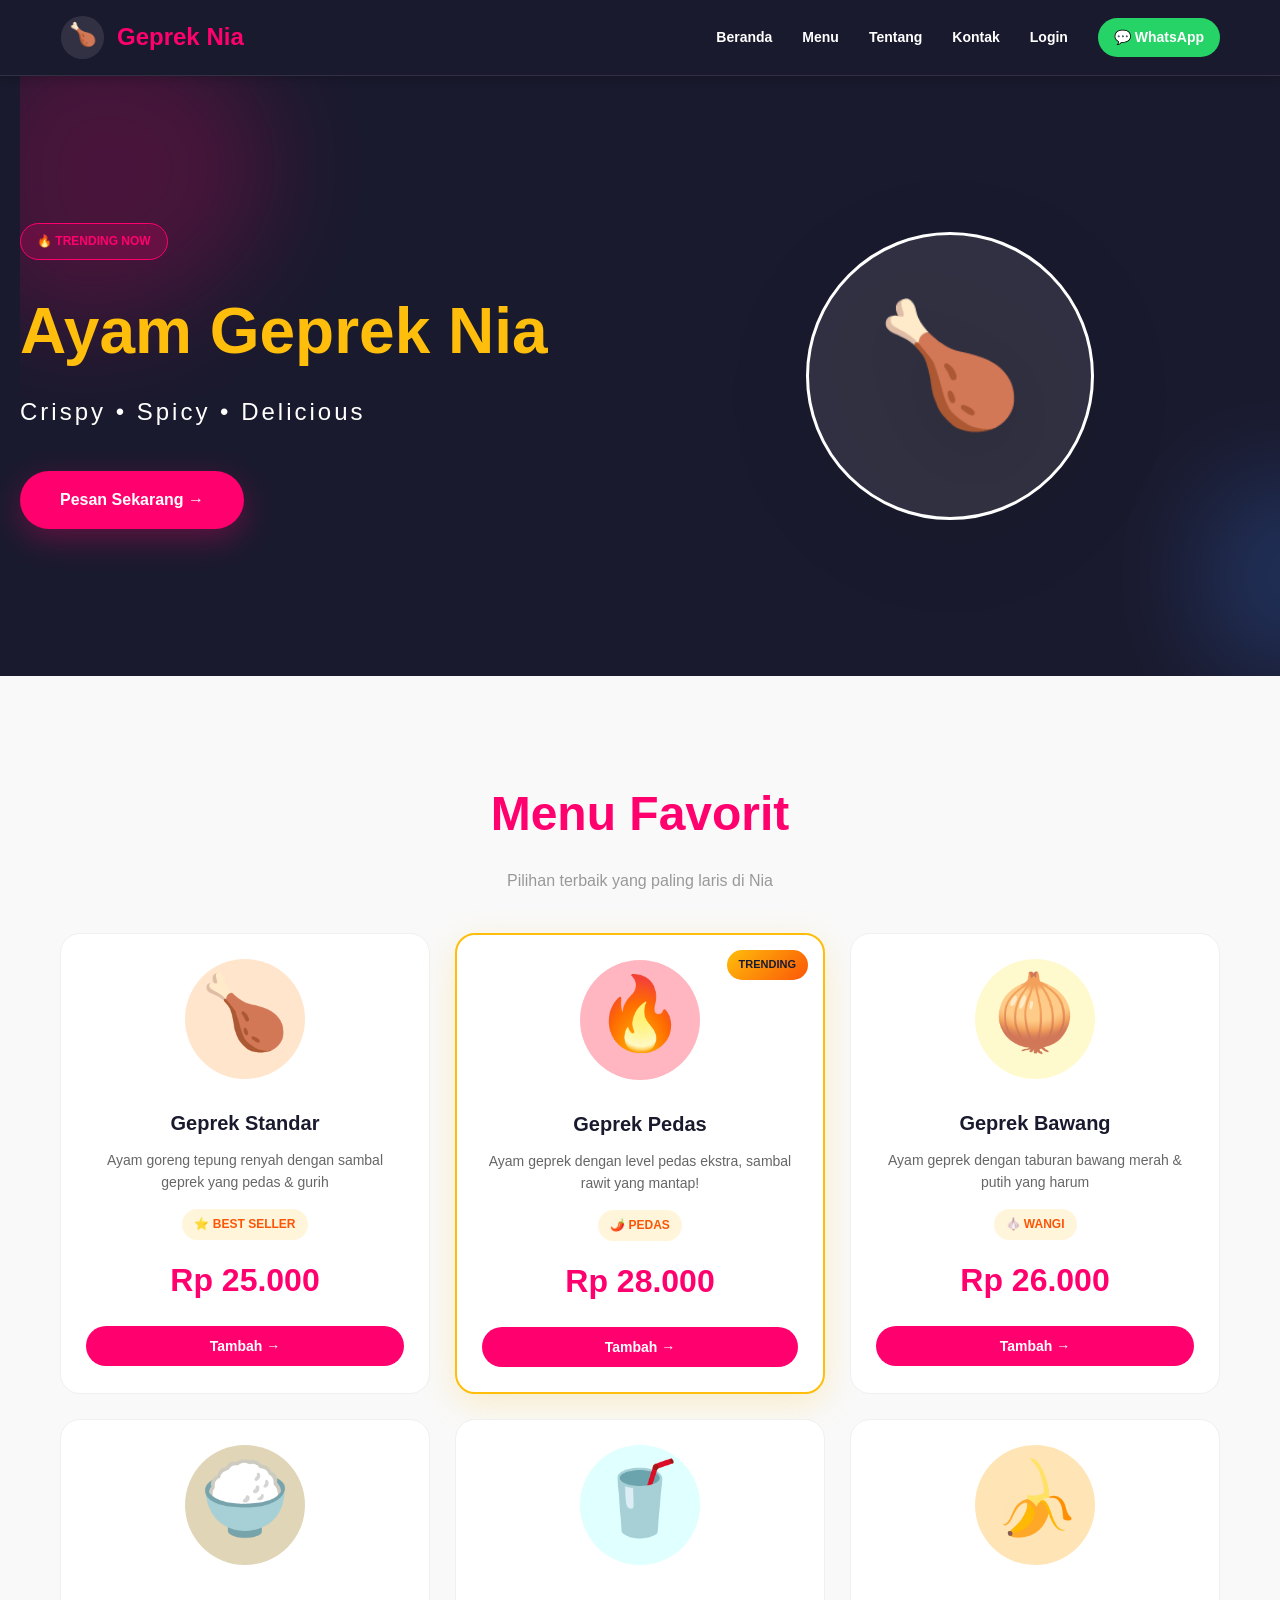
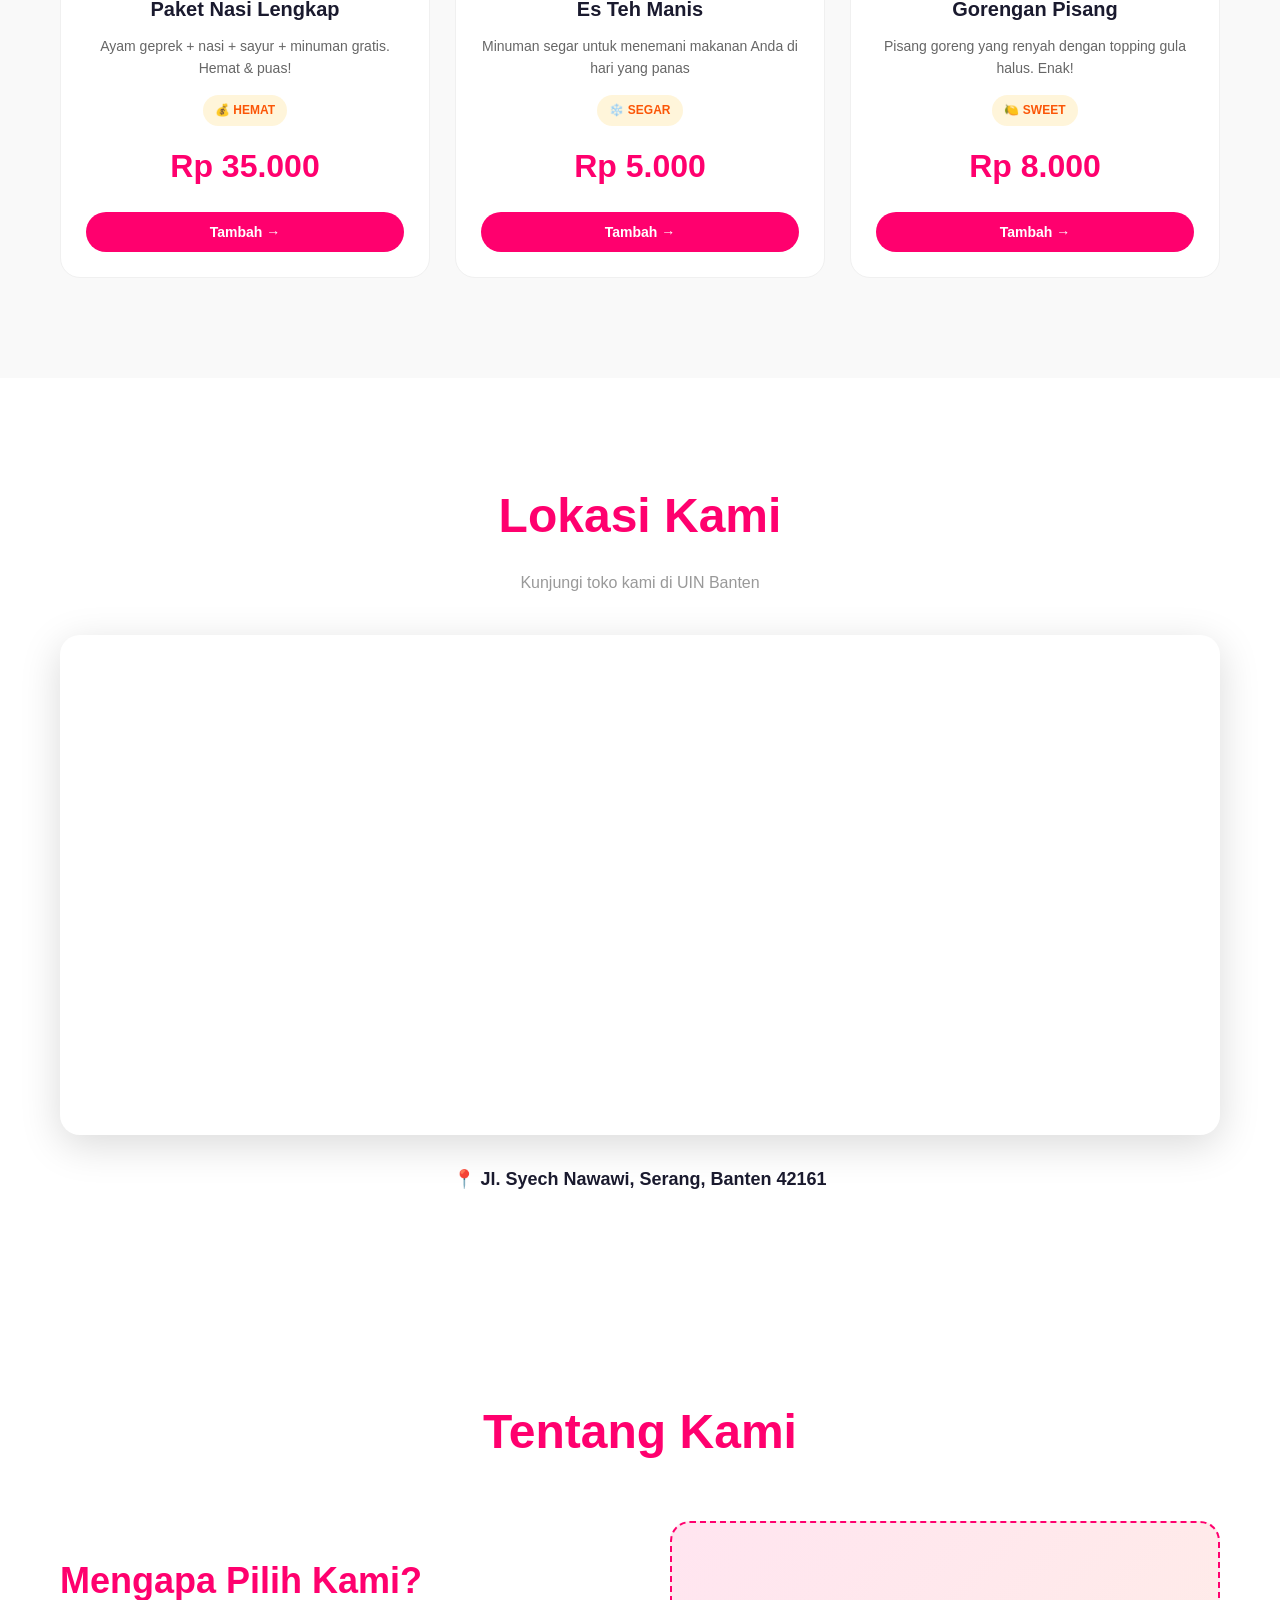
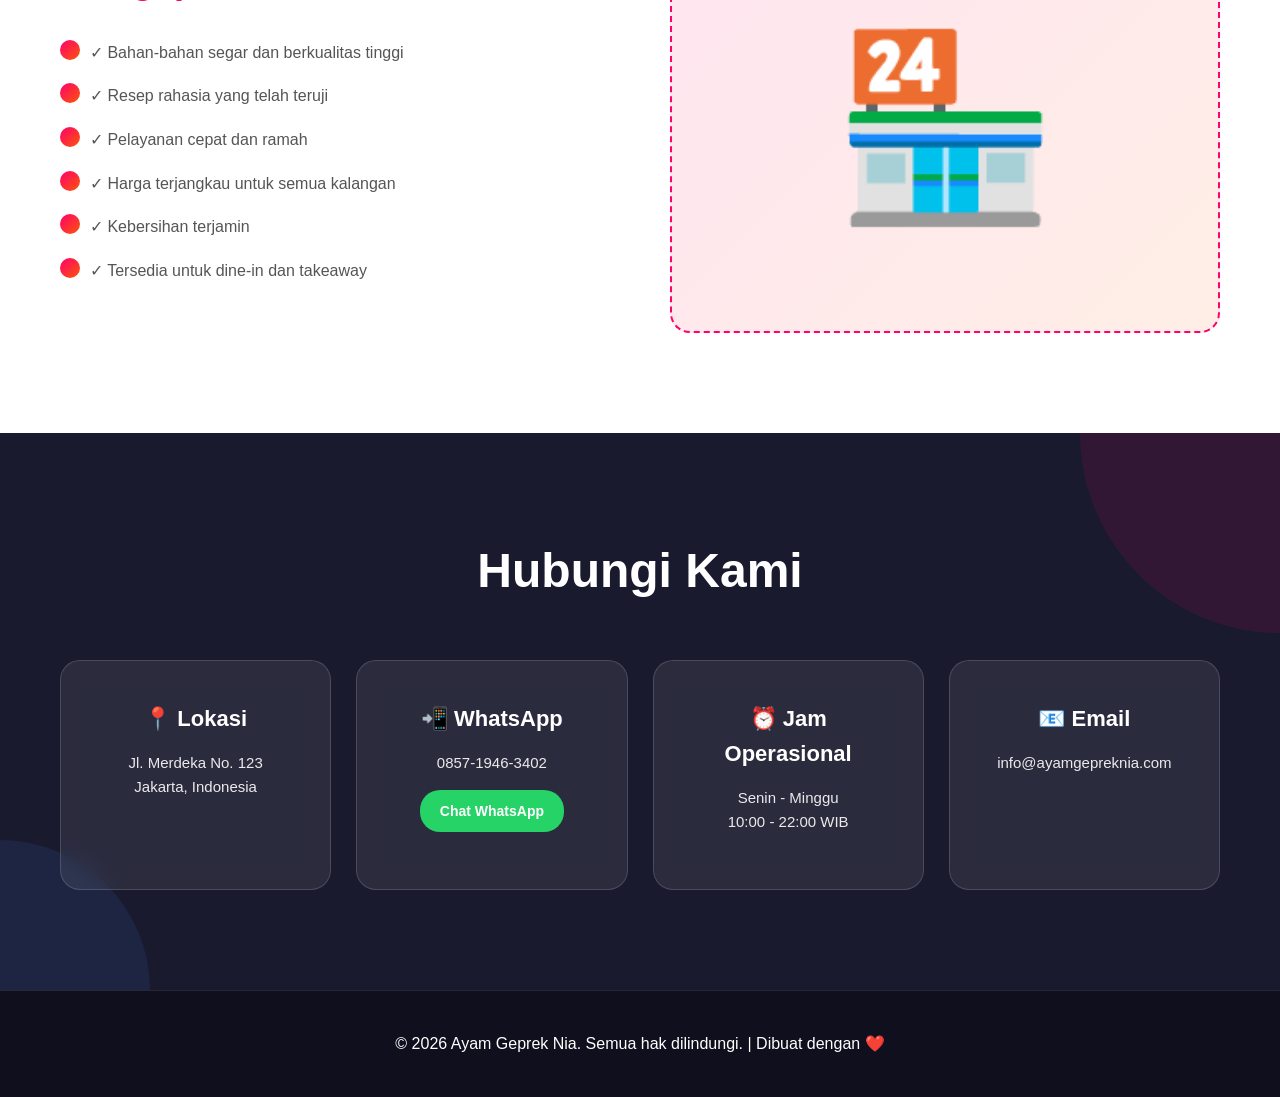
<file: index.html>
<!DOCTYPE html>
<html lang="id">
<head>
    <meta charset="UTF-8">
    <meta name="viewport" content="width=device-width, initial-scale=1.0">
    <title>Ayam Geprek Nia - Restoran Makanan Lezat</title>
    <link rel="stylesheet" href="style.css">
</head>
<body>
    <!-- Header -->
    <header class="header">
        <div class="container">
            <div class="logo">
                <svg class="logo-svg" viewBox="0 0 100 100" xmlns="http://www.w3.org/2000/svg">
                    <circle cx="50" cy="50" r="48" fill="#fff" opacity="0.1"/>
                    <text x="50" y="60" font-size="50" font-weight="bold" text-anchor="middle" fill="#fff">🍗</text>
                </svg>
                <h1>Geprek Nia</h1>
            </div>
            <nav class="nav">
                <a href="#home">Beranda</a>
                <a href="#menu">Menu</a>
                <a href="#tentang">Tentang</a>
                <a href="#kontak">Kontak</a>
                <a href="login.html">Login</a>
                <a href="https://wa.me/6285719463402" class="nav-whatsapp" target="_blank">💬 WhatsApp</a>
            </nav>
        </div>
    </header>

    <!-- Hero Section -->
    <section id="home" class="hero">
        <div class="hero-background">
            <div class="blob blob-1"></div>
            <div class="blob blob-2"></div>
        </div>
        <div class="hero-content">
            <span class="hero-badge">🔥 TRENDING NOW</span>
            <h2>Ayam Geprek Nia</h2>
            <p>Crispy • Spicy • Delicious</p>
            <a href="https://wa.me/6285719463402?text=Halo%20Geprek%20Nia%2C%20saya%20ingin%20memesan..." class="btn-order" target="_blank">Pesan Sekarang →</a>
        </div>
        <div class="hero-image">
            <svg viewBox="0 0 200 200" xmlns="http://www.w3.org/2000/svg" class="chicken-svg">
                <circle cx="100" cy="100" r="95" fill="rgba(255,255,255,0.1)" stroke="#fff" stroke-width="2"/>
                <text x="100" y="120" font-size="80" text-anchor="middle" fill="#fff">🍗</text>
            </svg>
        </div>
    </section>

    <!-- Menu Section -->
    <section id="menu" class="menu">
        <div class="container">
            <h2 class="section-title">Menu Favorit</h2>
            <p class="section-subtitle">Pilihan terbaik yang paling laris di Nia</p>
            
            <div class="menu-grid">
                <!-- Menu Item 1 -->
                <div class="menu-item">
                    <div class="menu-image">
                        <svg viewBox="0 0 100 100" xmlns="http://www.w3.org/2000/svg">
                            <circle cx="50" cy="50" r="50" fill="#FFE5CC"/>
                            <text x="50" y="65" font-size="60" text-anchor="middle">🍗</text>
                        </svg>
                    </div>
                    <h3>Geprek Standar</h3>
                    <p>Ayam goreng tepung renyah dengan sambal geprek yang pedas & gurih</p>
                    <div class="menu-badge">⭐ BEST SELLER</div>
                    <span class="price">Rp 25.000</span>
                    <button class="btn-add">Tambah →</button>
                </div>

                <!-- Menu Item 2 -->
                <div class="menu-item featured">
                    <div class="menu-image">
                        <svg viewBox="0 0 100 100" xmlns="http://www.w3.org/2000/svg">
                            <circle cx="50" cy="50" r="50" fill="#FFB6C1"/>
                            <text x="50" y="65" font-size="60" text-anchor="middle">🔥</text>
                        </svg>
                    </div>
                    <div class="featured-badge">TRENDING</div>
                    <h3>Geprek Pedas</h3>
                    <p>Ayam geprek dengan level pedas ekstra, sambal rawit yang mantap!</p>
                    <div class="menu-badge">🌶️ PEDAS</div>
                    <span class="price">Rp 28.000</span>
                    <button class="btn-add">Tambah →</button>
                </div>

                <!-- Menu Item 3 -->
                <div class="menu-item">
                    <div class="menu-image">
                        <svg viewBox="0 0 100 100" xmlns="http://www.w3.org/2000/svg">
                            <circle cx="50" cy="50" r="50" fill="#FFFACD"/>
                            <text x="50" y="65" font-size="60" text-anchor="middle">🧅</text>
                        </svg>
                    </div>
                    <h3>Geprek Bawang</h3>
                    <p>Ayam geprek dengan taburan bawang merah & putih yang harum</p>
                    <div class="menu-badge">🧄 WANGI</div>
                    <span class="price">Rp 26.000</span>
                    <button class="btn-add">Tambah →</button>
                </div>

                <!-- Menu Item 4 -->
                <div class="menu-item">
                    <div class="menu-image">
                        <svg viewBox="0 0 100 100" xmlns="http://www.w3.org/2000/svg">
                            <circle cx="50" cy="50" r="50" fill="#E0D5B7"/>
                            <text x="50" y="65" font-size="60" text-anchor="middle">🍚</text>
                        </svg>
                    </div>
                    <h3>Paket Nasi Lengkap</h3>
                    <p>Ayam geprek + nasi + sayur + minuman gratis. Hemat & puas!</p>
                    <div class="menu-badge">💰 HEMAT</div>
                    <span class="price">Rp 35.000</span>
                    <button class="btn-add">Tambah →</button>
                </div>

                <!-- Menu Item 5 -->
                <div class="menu-item">
                    <div class="menu-image">
                        <svg viewBox="0 0 100 100" xmlns="http://www.w3.org/2000/svg">
                            <circle cx="50" cy="50" r="50" fill="#E0FFFF"/>
                            <text x="50" y="65" font-size="60" text-anchor="middle">🥤</text>
                        </svg>
                    </div>
                    <h3>Es Teh Manis</h3>
                    <p>Minuman segar untuk menemani makanan Anda di hari yang panas</p>
                    <div class="menu-badge">❄️ SEGAR</div>
                    <span class="price">Rp 5.000</span>
                    <button class="btn-add">Tambah →</button>
                </div>

                <!-- Menu Item 6 -->
                <div class="menu-item">
                    <div class="menu-image">
                        <svg viewBox="0 0 100 100" xmlns="http://www.w3.org/2000/svg">
                            <circle cx="50" cy="50" r="50" fill="#FFE4B5"/>
                            <text x="50" y="65" font-size="60" text-anchor="middle">🍌</text>
                        </svg>
                    </div>
                    <h3>Gorengan Pisang</h3>
                    <p>Pisang goreng yang renyah dengan topping gula halus. Enak!</p>
                    <div class="menu-badge">🍋 SWEET</div>
                    <span class="price">Rp 8.000</span>
                    <button class="btn-add">Tambah →</button>
                </div>
            </div>
        </div>
    </section>

    <!-- Peta Section -->
    <section id="peta" class="peta">
        <div class="container">
            <h2 class="section-title">Lokasi Kami</h2>
            <p class="section-subtitle">Kunjungi toko kami di UIN Banten</p>
            <div class="peta-container">
                <iframe class="peta-embed" src="https://www.google.com/maps/embed?pb=!1m18!1m12!1m3!1d3960.8637779384717!2d106.16564!3d-6.297699!2m3!1f0!2f0!3f0!3m2!1i1024!2i768!4f13.1!3m3!1m2!1s0x2e42017f0c0c0001%3A0x0!2sUIN%20Sultan%20Maulana%20Hasanuddin%20Banten!5e0!3m2!1sid!2sid!4v1687000000000" width="600" height="450" style="border:0;" allowfullscreen="" loading="lazy" referrerpolicy="no-referrer-when-downgrade"></iframe>
            </div>
            <p class="alamat-text">📍 Jl. Syech Nawawi, Serang, Banten 42161</p>
        </div>
    </section>

    <!-- Tentang Section -->
    <section id="tentang" class="tentang">
        <div class="container">
            <h2 class="section-title">Tentang Kami</h2>
            <div class="tentang-content">
                <div class="tentang-text">
                    <h3>Mengapa Pilih Kami?</h3>
                    <ul class="tentang-list">
                        <li>✓ Bahan-bahan segar dan berkualitas tinggi</li>
                        <li>✓ Resep rahasia yang telah teruji</li>
                        <li>✓ Pelayanan cepat dan ramah</li>
                        <li>✓ Harga terjangkau untuk semua kalangan</li>
                        <li>✓ Kebersihan terjamin</li>
                        <li>✓ Tersedia untuk dine-in dan takeaway</li>
                    </ul>
                </div>
                <div class="tentang-image">
                    <div class="image-placeholder">🏪</div>
                </div>
            </div>
        </div>
    </section>

    <!-- Kontak Section -->
    <section id="kontak" class="kontak">
        <div class="container">
            <h2 class="section-title">Hubungi Kami</h2>
            <div class="kontak-content">
                <div class="kontak-item">
                    <h3>📍 Lokasi</h3>
                    <p>Jl. Merdeka No. 123<br>Jakarta, Indonesia</p>
                </div>
                <div class="kontak-item">
                    <h3>📲 WhatsApp</h3>
                    <p>0857-1946-3402</p>
                    <a href="https://wa.me/6285719463402" class="btn-whatsapp" target="_blank">Chat WhatsApp</a>
                </div>
                <div class="kontak-item">
                    <h3>⏰ Jam Operasional</h3>
                    <p>Senin - Minggu<br>10:00 - 22:00 WIB</p>
                </div>
                <div class="kontak-item">
                    <h3>📧 Email</h3>
                    <p>info@ayamgepreknia.com</p>
                </div>
            </div>
        </div>
    </section>

    <!-- Footer -->
    <footer class="footer">
        <div class="container">
            <p>&copy; 2026 Ayam Geprek Nia. Semua hak dilindungi. | Dibuat dengan ❤️</p>
        </div>
    </footer>
</body>
</html>
</file>
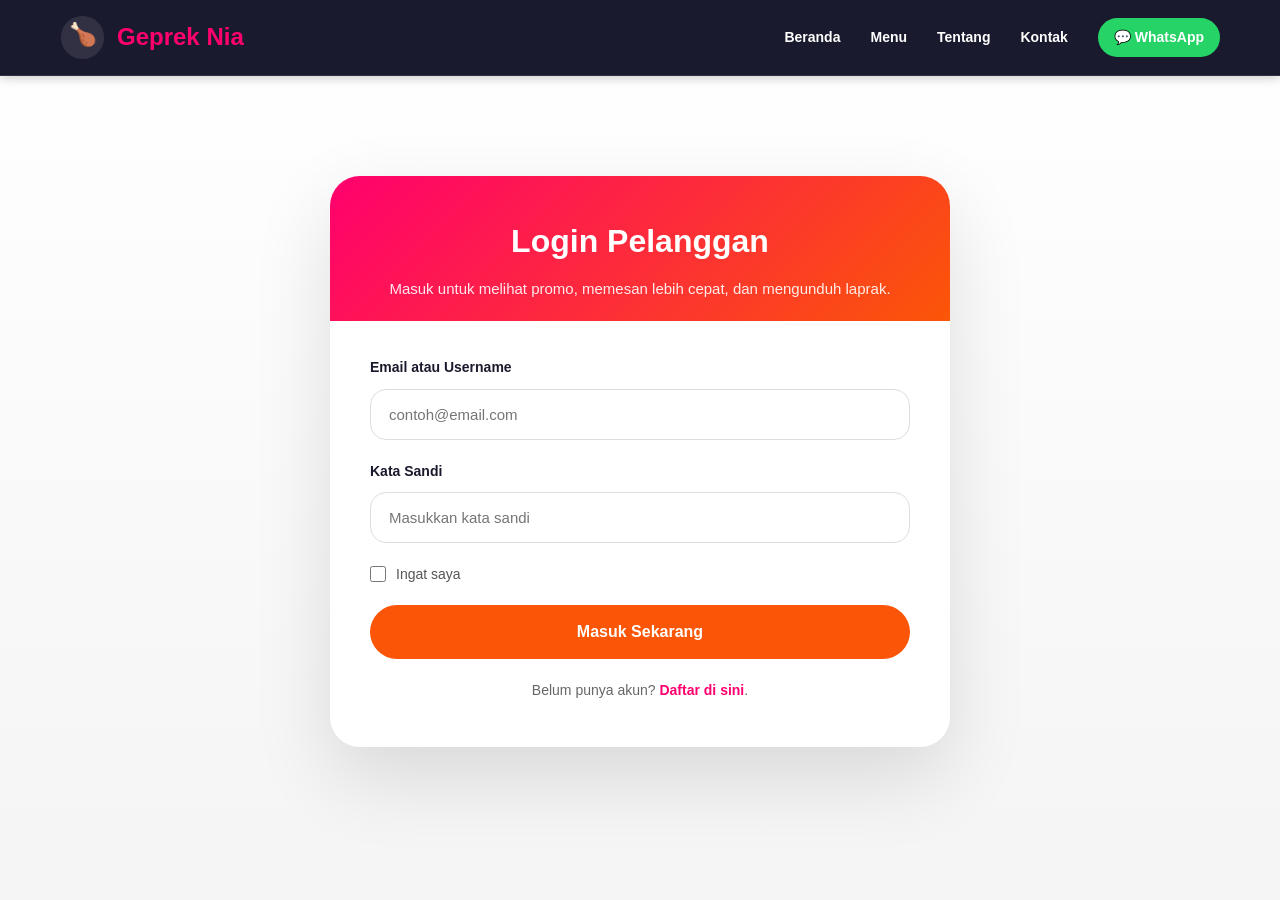
<file: login.html>
<!DOCTYPE html>
<html lang="id">
<head>
    <meta charset="UTF-8">
    <meta name="viewport" content="width=device-width, initial-scale=1.0">
    <title>Login - Ayam Geprek Nia</title>
    <link rel="stylesheet" href="style.css">
</head>
<body>
    <header class="header">
        <div class="container">
            <div class="logo">
                <svg class="logo-svg" viewBox="0 0 100 100" xmlns="http://www.w3.org/2000/svg">
                    <circle cx="50" cy="50" r="48" fill="#fff" opacity="0.1"/>
                    <text x="50" y="60" font-size="50" font-weight="bold" text-anchor="middle" fill="#fff">🍗</text>
                </svg>
                <h1>Geprek Nia</h1>
            </div>
            <nav class="nav">
                <a href="index.html">Beranda</a>
                <a href="index.html#menu">Menu</a>
                <a href="index.html#tentang">Tentang</a>
                <a href="index.html#kontak">Kontak</a>
                <a href="https://wa.me/6285719463402" class="nav-whatsapp" target="_blank">💬 WhatsApp</a>
            </nav>
        </div>
    </header>

    <section class="login">
        <div class="container">
            <div class="login-card">
                <div class="login-card-header">
                    <h2>Login Pelanggan</h2>
                    <p>Masuk untuk melihat promo, memesan lebih cepat, dan mengunduh laprak.</p>
                </div>
                <form class="login-form" action="index.html" method="get">
                    <div class="form-group">
                        <label for="email">Email atau Username</label>
                        <input type="text" id="email" name="email" class="login-input" placeholder="contoh@email.com" required>
                    </div>
                    <div class="form-group">
                        <label for="password">Kata Sandi</label>
                        <input type="password" id="password" name="password" class="login-input" placeholder="Masukkan kata sandi" required>
                    </div>
                    <div class="login-actions">
                        <label class="checkbox-label">
                            <input type="checkbox" name="remember">
                            Ingat saya
                        </label>
                    </div>
                    <button type="submit" class="btn-login">Masuk Sekarang</button>
                    <p class="login-note">Belum punya akun? <a href="signup.html">Daftar di sini</a>.</p>
                </form>
            </div>
        </div>
    </section>
</body>
</html>
</file>
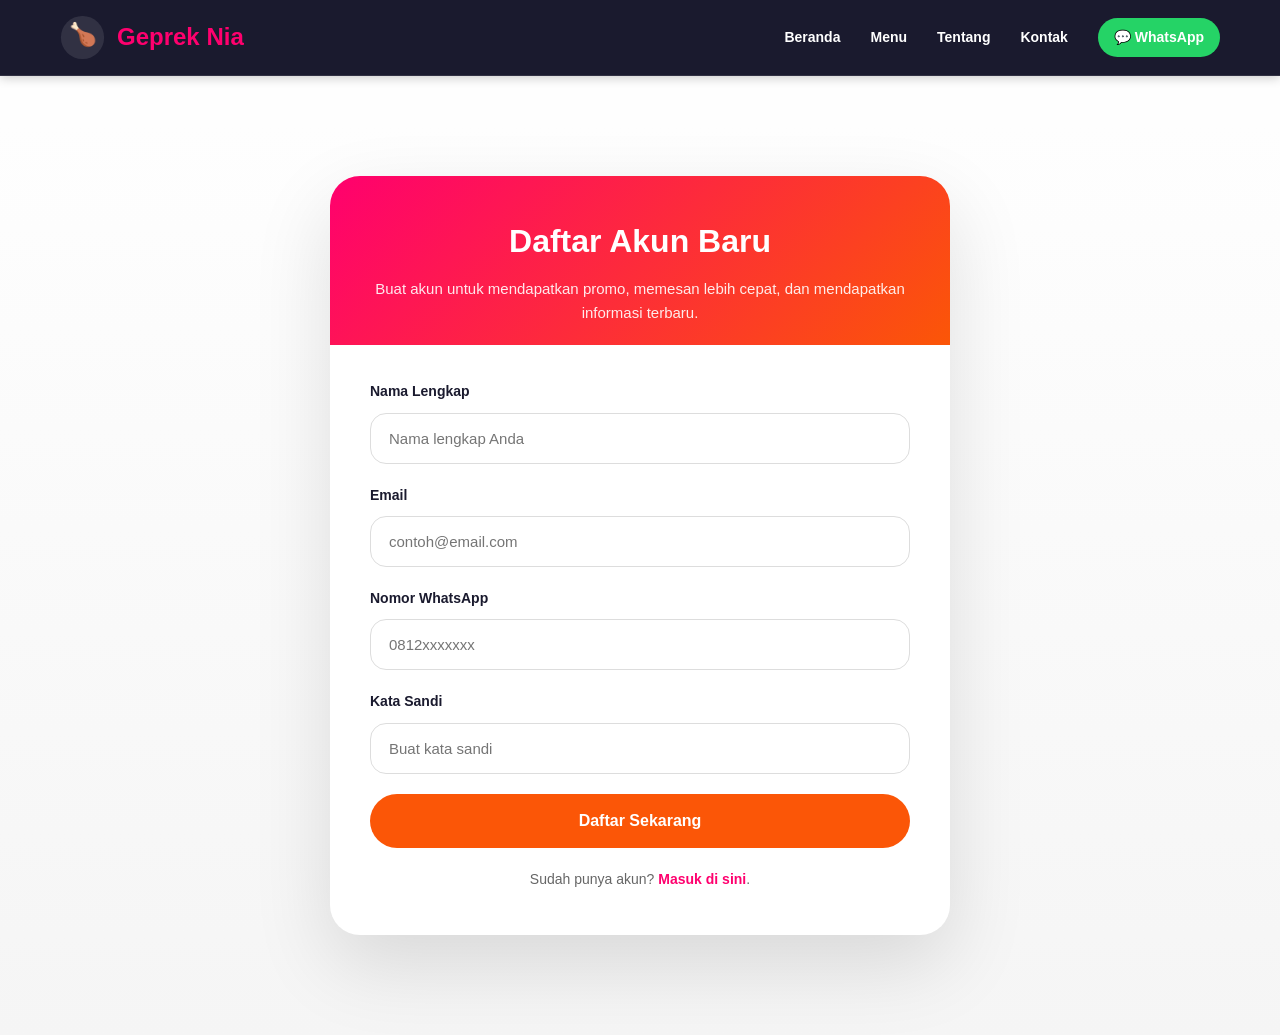
<file: signup.html>
<!DOCTYPE html>
<html lang="id">
<head>
    <meta charset="UTF-8">
    <meta name="viewport" content="width=device-width, initial-scale=1.0">
    <title>Daftar - Ayam Geprek Nia</title>
    <link rel="stylesheet" href="style.css">
</head>
<body>
    <header class="header">
        <div class="container">
            <div class="logo">
                <svg class="logo-svg" viewBox="0 0 100 100" xmlns="http://www.w3.org/2000/svg">
                    <circle cx="50" cy="50" r="48" fill="#fff" opacity="0.1"/>
                    <text x="50" y="60" font-size="50" font-weight="bold" text-anchor="middle" fill="#fff">🍗</text>
                </svg>
                <h1>Geprek Nia</h1>
            </div>
            <nav class="nav">
                <a href="index.html">Beranda</a>
                <a href="index.html#menu">Menu</a>
                <a href="index.html#tentang">Tentang</a>
                <a href="index.html#kontak">Kontak</a>
                <a href="https://wa.me/6285719463402" class="nav-whatsapp" target="_blank">💬 WhatsApp</a>
            </nav>
        </div>
    </header>

    <section class="login">
        <div class="container">
            <div class="login-card">
                <div class="login-card-header">
                    <h2>Daftar Akun Baru</h2>
                    <p>Buat akun untuk mendapatkan promo, memesan lebih cepat, dan mendapatkan informasi terbaru.</p>
                </div>
                <form class="login-form" action="index.html" method="get">
                    <div class="form-group">
                        <label for="name">Nama Lengkap</label>
                        <input type="text" id="name" name="name" class="login-input" placeholder="Nama lengkap Anda" required>
                    </div>
                    <div class="form-group">
                        <label for="email">Email</label>
                        <input type="email" id="email" name="email" class="login-input" placeholder="contoh@email.com" required>
                    </div>
                    <div class="form-group">
                        <label for="phone">Nomor WhatsApp</label>
                        <input type="tel" id="phone" name="phone" class="login-input" placeholder="0812xxxxxxx" required>
                    </div>
                    <div class="form-group">
                        <label for="password">Kata Sandi</label>
                        <input type="password" id="password" name="password" class="login-input" placeholder="Buat kata sandi" required>
                    </div>
                    <button type="submit" class="btn-login">Daftar Sekarang</button>
                    <p class="login-note">Sudah punya akun? <a href="login.html">Masuk di sini</a>.</p>
                </form>
            </div>
        </div>
    </section>
</body>
</html>
</file>
<file: style.css>
* {
    margin: 0;
    padding: 0;
    box-sizing: border-box;
}

:root {
    --primary: #FF006E;
    --secondary: #FB5607;
    --accent: #FFBE0B;
    --dark: #1a1a2e;
    --light: #f9f9f9;
    --white: #ffffff;
    --purple: #8338EC;
    --cyan: #3A86FF;
    --green-wa: #25D366;
}

body {
    font-family: 'Inter', 'Segoe UI', sans-serif;
    line-height: 1.6;
    color: var(--dark);
    overflow-x: hidden;
    background: #f5f5f5;
}

.container {
    max-width: 1200px;
    margin: 0 auto;
    padding: 0 20px;
}

/* Header */
.header {
    background: var(--dark);
    color: var(--white);
    padding: 15px 0;
    position: sticky;
    top: 0;
    z-index: 100;
    backdrop-filter: blur(10px);
    border-bottom: 1px solid rgba(255,255,255,0.1);
    box-shadow: 0 2px 10px rgba(0,0,0,0.2);
}

.header .container {
    display: flex;
    justify-content: space-between;
    align-items: center;
}

.logo {
    display: flex;
    align-items: center;
    gap: 12px;
}

.logo-svg {
    width: 45px;
    height: 45px;
}

.logo h1 {
    font-size: 24px;
    font-weight: 800;
    color: var(--primary);
}

.nav {
    display: flex;
    gap: 30px;
    align-items: center;
}

.nav a {
    color: var(--white);
    text-decoration: none;
    font-weight: 600;
    font-size: 14px;
    transition: all 0.3s ease;
    position: relative;
}

.nav a::after {
    content: '';
    position: absolute;
    bottom: -5px;
    left: 0;
    width: 0;
    height: 2px;
    background: var(--primary);
    transition: width 0.3s ease;
}

.nav a:hover::after {
    width: 100%;
}

.nav-whatsapp {
    background: var(--green-wa);
    color: var(--white) !important;
    padding: 8px 16px;
    border-radius: 20px;
    font-weight: 700;
    transition: all 0.3s ease;
}

.nav-whatsapp:hover {
    transform: scale(1.05);
    box-shadow: 0 5px 15px rgba(37, 211, 102, 0.4);
}

/* Hero Section */
.hero {
    position: relative;
    padding: 100px 20px;
    min-height: 600px;
    display: flex;
    align-items: center;
    justify-content: space-between;
    overflow: hidden;
    background: var(--dark);
}

.hero-background {
    position: absolute;
    width: 100%;
    height: 100%;
    overflow: hidden;
    z-index: 1;
}

.blob {
    position: absolute;
    background: var(--primary);
    border-radius: 40% 60% 70% 30% / 40% 50% 60% 50%;
    filter: blur(50px);
    opacity: 0.2;
    animation: blobAnimation 8s infinite;
}

.blob-1 {
    width: 300px;
    height: 300px;
    top: -50px;
    left: -50px;
}

.blob-2 {
    width: 200px;
    height: 200px;
    bottom: 0;
    right: -100px;
    background: var(--cyan);
    animation: blobAnimation 10s infinite reverse;
}

.hero-content {
    flex: 1;
    z-index: 2;
    color: var(--white);
}

.hero-badge {
    display: inline-block;
    background: rgba(255, 0, 110, 0.2);
    border: 1px solid var(--primary);
    color: var(--primary);
    padding: 8px 16px;
    border-radius: 20px;
    font-size: 12px;
    font-weight: 700;
    margin-bottom: 20px;
    backdrop-filter: blur(10px);
    animation: fadeInUp 0.8s ease;
}

.hero-content h2 {
    font-size: 64px;
    font-weight: 900;
    margin-bottom: 10px;
    color: var(--accent);
    animation: fadeInUp 0.8s ease 0.2s both;
}

.hero-content p {
    font-size: 24px;
    margin-bottom: 40px;
    opacity: 0.8;
    letter-spacing: 3px;
    animation: fadeInUp 0.8s ease 0.4s both;
}

.btn-order {
    display: inline-block;
    background: var(--primary);
    color: var(--white);
    padding: 16px 40px;
    font-size: 16px;
    border: none;
    border-radius: 30px;
    cursor: pointer;
    font-weight: 700;
    transition: all 0.3s ease;
    box-shadow: 0 10px 30px rgba(255, 0, 110, 0.3);
    animation: fadeInUp 0.8s ease 0.6s both;
    text-decoration: none;
    text-align: center;
}

.btn-order:hover {
    transform: translateY(-5px);
    box-shadow: 0 15px 40px rgba(255, 0, 110, 0.4);
}

.hero-image {
    flex: 1;
    display: flex;
    justify-content: center;
    align-items: center;
    z-index: 2;
}

.chicken-svg {
    width: 300px;
    height: 300px;
    filter: drop-shadow(0 20px 40px rgba(0,0,0,0.3));
    animation: float 3s ease-in-out infinite;
}

/* Section Title */
.section-title {
    font-size: 48px;
    font-weight: 900;
    text-align: center;
    margin-bottom: 15px;
    color: var(--primary);
}

.section-subtitle {
    text-align: center;
    color: #999;
    font-size: 16px;
    margin-bottom: 40px;
    font-weight: 500;
}

/* Login Section */
.login {
    padding: 100px 20px;
    background: linear-gradient(180deg, rgba(255, 255, 255, 0.95), rgba(245, 245, 245, 0.95));
}

.login-card {
    max-width: 620px;
    margin: 0 auto;
    background: var(--white);
    border-radius: 30px;
    box-shadow: 0 30px 80px rgba(0,0,0,0.12);
    overflow: hidden;
}

.login-card-header {
    padding: 40px 40px 20px;
    background: linear-gradient(135deg, var(--primary), var(--secondary));
    color: var(--white);
    text-align: center;
}

.login-card-header h2 {
    margin-bottom: 10px;
    font-size: 32px;
}

.login-card-header p {
    margin: 0;
    opacity: 0.9;
    font-size: 15px;
}

.login-form {
    padding: 35px 40px 45px;
    display: grid;
    gap: 20px;
}

.form-group {
    display: grid;
    gap: 10px;
}

.form-group label {
    font-weight: 700;
    color: var(--dark);
    font-size: 14px;
}

.login-input {
    width: 100%;
    padding: 16px 18px;
    border: 1px solid #ddd;
    border-radius: 16px;
    font-size: 15px;
    outline: none;
    transition: border-color 0.3s ease, box-shadow 0.3s ease;
}

.login-input:focus {
    border-color: var(--primary);
    box-shadow: 0 0 0 4px rgba(255, 0, 110, 0.12);
}

.login-actions {
    display: flex;
    justify-content: space-between;
    align-items: center;
    gap: 20px;
    flex-wrap: wrap;
}

.checkbox-label {
    display: inline-flex;
    align-items: center;
    gap: 10px;
    font-size: 14px;
    color: #555;
}

.checkbox-label input {
    width: 16px;
    height: 16px;
}

.link-text {
    color: var(--primary);
    text-decoration: none;
    font-weight: 700;
}

.link-text:hover {
    text-decoration: underline;
}

.btn-login {
    padding: 18px 30px;
    border: none;
    border-radius: 28px;
    background: var(--secondary);
    color: var(--white);
    font-size: 16px;
    font-weight: 800;
    cursor: pointer;
    transition: transform 0.3s ease, box-shadow 0.3s ease;
}

.btn-login:hover {
    transform: translateY(-3px);
    box-shadow: 0 18px 30px rgba(251, 86, 7, 0.25);
}

.login-note {
    font-size: 14px;
    color: #666;
    text-align: center;
}

.login-note a {
    color: var(--primary);
    text-decoration: none;
    font-weight: 700;
}

.login-note a:hover {
    text-decoration: underline;
}

/* Menu Section */
.menu {
    padding: 100px 20px;
    background: var(--light);
}

.menu-grid {
    display: grid;
    grid-template-columns: repeat(auto-fit, minmax(300px, 1fr));
    gap: 25px;
    margin-top: 40px;
}

.menu-item {
    background: var(--white);
    border-radius: 20px;
    padding: 25px;
    text-align: center;
    border: 1px solid #f0f0f0;
    transition: all 0.4s cubic-bezier(0.23, 1, 0.320, 1);
    position: relative;
    overflow: hidden;
}

.menu-item::before {
    content: '';
    position: absolute;
    top: 0;
    left: 0;
    right: 0;
    bottom: 0;
    background: linear-gradient(135deg, rgba(255, 0, 110, 0.05) 0%, rgba(251, 86, 7, 0.05) 100%);
    opacity: 0;
    transition: opacity 0.4s ease;
    z-index: 0;
}

.menu-item:hover {
    transform: translateY(-15px);
    box-shadow: 0 20px 50px rgba(0,0,0,0.15);
    border-color: var(--primary);
}

.menu-item:hover::before {
    opacity: 1;
}

.menu-item.featured {
    border: 2px solid var(--accent);
    box-shadow: 0 10px 35px rgba(255, 190, 11, 0.2);
}

.menu-item.featured:hover {
    box-shadow: 0 20px 50px rgba(255, 190, 11, 0.3);
}

.featured-badge {
    position: absolute;
    top: 15px;
    right: 15px;
    background: linear-gradient(135deg, var(--accent) 0%, var(--secondary) 100%);
    color: var(--dark);
    padding: 6px 12px;
    border-radius: 20px;
    font-size: 11px;
    font-weight: 800;
    z-index: 2;
}

.menu-image {
    position: relative;
    z-index: 1;
    margin-bottom: 20px;
}

.menu-image svg {
    width: 120px;
    height: 120px;
    margin: 0 auto;
}

.menu-item h3 {
    font-size: 20px;
    margin-bottom: 10px;
    color: var(--dark);
    font-weight: 800;
    z-index: 1;
    position: relative;
}

.menu-item p {
    color: #666;
    font-size: 14px;
    margin-bottom: 15px;
    height: auto;
    z-index: 1;
    position: relative;
}

.menu-badge {
    display: inline-block;
    background: rgba(255, 190, 11, 0.15);
    color: var(--secondary);
    padding: 6px 12px;
    border-radius: 20px;
    font-size: 12px;
    font-weight: 700;
    margin-bottom: 15px;
    z-index: 1;
    position: relative;
}

.price {
    display: block;
    font-size: 32px;
    font-weight: 900;
    color: var(--primary);
    margin-bottom: 20px;
    z-index: 1;
    position: relative;
}

.btn-add {
    background: var(--primary);
    color: var(--white);
    padding: 12px 30px;
    border: none;
    border-radius: 25px;
    cursor: pointer;
    font-weight: 700;
    font-size: 14px;
    transition: all 0.3s ease;
    width: 100%;
    z-index: 1;
    position: relative;
}

.btn-add:hover {
    transform: scale(1.05);
    box-shadow: 0 10px 25px rgba(255, 0, 110, 0.3);
}

/* Peta Section */
.peta {
    padding: 100px 20px;
    background: var(--white);
}

.peta-container {
    display: flex;
    justify-content: center;
    margin-bottom: 30px;
    border-radius: 20px;
    overflow: hidden;
    box-shadow: 0 10px 40px rgba(0,0,0,0.15);
}

.peta-embed {
    width: 100%;
    max-width: 800px;
    height: 500px;
    border-radius: 20px;
}

.alamat-text {
    text-align: center;
    font-size: 18px;
    color: var(--dark);
    font-weight: 600;
    margin-top: 30px;
}

/* Tentang Section */
.tentang {
    padding: 100px 20px;
    background: var(--white);
}

.tentang-content {
    display: grid;
    grid-template-columns: 1fr 1fr;
    gap: 60px;
    align-items: center;
    margin-top: 50px;
}

.tentang-text h3 {
    font-size: 36px;
    margin-bottom: 30px;
    font-weight: 900;
    color: var(--primary);
}

.tentang-list {
    list-style: none;
}

.tentang-list li {
    font-size: 16px;
    margin-bottom: 18px;
    color: #555;
    font-weight: 500;
    transition: all 0.3s ease;
    padding-left: 30px;
    position: relative;
}

.tentang-list li::before {
    content: '';
    position: absolute;
    left: 0;
    width: 20px;
    height: 20px;
    background: linear-gradient(135deg, var(--primary) 0%, var(--secondary) 100%);
    border-radius: 50%;
    display: flex;
    align-items: center;
    justify-content: center;
    font-size: 12px;
}

.tentang-list li:hover {
    color: var(--primary);
    transform: translateX(10px);
}

.image-placeholder {
    font-size: 180px;
    text-align: center;
    background: linear-gradient(135deg, rgba(255, 0, 110, 0.1) 0%, rgba(251, 86, 7, 0.1) 100%);
    padding: 60px 40px;
    border-radius: 20px;
    border: 2px dashed var(--primary);
}

/* Kontak Section */
.kontak {
    background: var(--dark);
    color: var(--white);
    padding: 100px 20px;
    position: relative;
    overflow: hidden;
}

.kontak::before {
    content: '';
    position: absolute;
    width: 400px;
    height: 400px;
    background: var(--primary);
    border-radius: 50%;
    top: -200px;
    right: -200px;
    opacity: 0.1;
    z-index: 1;
}

.kontak::after {
    content: '';
    position: absolute;
    width: 300px;
    height: 300px;
    background: var(--cyan);
    border-radius: 50%;
    bottom: -150px;
    left: -150px;
    opacity: 0.1;
    z-index: 1;
}

.kontak .section-title {
    color: var(--white);
    position: relative;
    z-index: 2;
}

.kontak-content {
    display: grid;
    grid-template-columns: repeat(auto-fit, minmax(250px, 1fr));
    gap: 25px;
    margin-top: 50px;
    position: relative;
    z-index: 2;
}

.kontak-item {
    text-align: center;
    padding: 40px;
    background: rgba(255, 255, 255, 0.08);
    border: 1px solid rgba(255, 255, 255, 0.15);
    border-radius: 20px;
    backdrop-filter: blur(10px);
    transition: all 0.3s ease;
}

.kontak-item:hover {
    background: rgba(255, 255, 255, 0.12);
    border-color: var(--primary);
    transform: translateY(-10px);
}

.kontak-item h3 {
    font-size: 22px;
    margin-bottom: 15px;
    font-weight: 800;
}

.kontak-item p {
    font-size: 15px;
    opacity: 0.9;
    margin-bottom: 15px;
}

.btn-whatsapp {
    display: inline-block;
    background: var(--green-wa);
    color: var(--white);
    padding: 10px 20px;
    border-radius: 20px;
    text-decoration: none;
    font-weight: 700;
    transition: all 0.3s ease;
    font-size: 14px;
}

.btn-whatsapp:hover {
    transform: scale(1.05);
    box-shadow: 0 5px 15px rgba(37, 211, 102, 0.4);
}

/* Footer */
.footer {
    background: #0f0f1e;
    color: var(--white);
    text-align: center;
    padding: 40px 20px;
    font-weight: 500;
    border-top: 1px solid rgba(255,255,255,0.1);
}

/* Animations */
@keyframes fadeInUp {
    from {
        opacity: 0;
        transform: translateY(30px);
    }
    to {
        opacity: 1;
        transform: translateY(0);
    }
}

@keyframes blobAnimation {
    0%, 100% { transform: translate(0, 0) scale(1); }
    25% { transform: translate(20px, -50px) scale(1.1); }
    50% { transform: translate(-20px, 20px) scale(0.9); }
    75% { transform: translate(50px, 50px) scale(1.05); }
}

@keyframes float {
    0%, 100% { transform: translateY(0px); }
    50% { transform: translateY(-20px); }
}

/* Responsive Design */
@media (max-width: 768px) {
    .header .container {
        flex-direction: column;
        gap: 15px;
    }

    .nav {
        flex-direction: row;
        gap: 15px;
        font-size: 13px;
        flex-wrap: wrap;
        justify-content: center;
    }

    .hero {
        flex-direction: column;
        padding: 60px 20px;
        min-height: auto;
    }

    .hero-content h2 {
        font-size: 40px;
    }

    .hero-content p {
        font-size: 18px;
    }

    .chicken-svg {
        width: 200px;
        height: 200px;
    }

    .section-title {
        font-size: 36px;
    }

    .menu-grid {
        grid-template-columns: 1fr;
    }

    .tentang-content {
        grid-template-columns: 1fr;
        gap: 40px;
    }

    .tentang-text h3 {
        font-size: 28px;
    }

    .kontak-content {
        grid-template-columns: 1fr;
    }

    .logo h1 {
        font-size: 20px;
    }

    .peta-embed {
        height: 350px;
    }
}

@media (max-width: 480px) {
    .hero-content h2 {
        font-size: 28px;
    }

    .section-title {
        font-size: 24px;
    }

    .menu-item {
        padding: 20px;
    }

    .btn-order,
    .btn-add {
        padding: 12px 20px;
        font-size: 14px;
    }

    .tentang-text h3 {
        font-size: 24px;
    }

    .image-placeholder {
        font-size: 100px;
        padding: 40px 20px;
    }

    .nav {
        gap: 10px;
    }

    .nav-whatsapp {
        padding: 6px 12px;
        font-size: 12px;
    }

    .peta-embed {
        height: 300px;
    }
}
</file>
